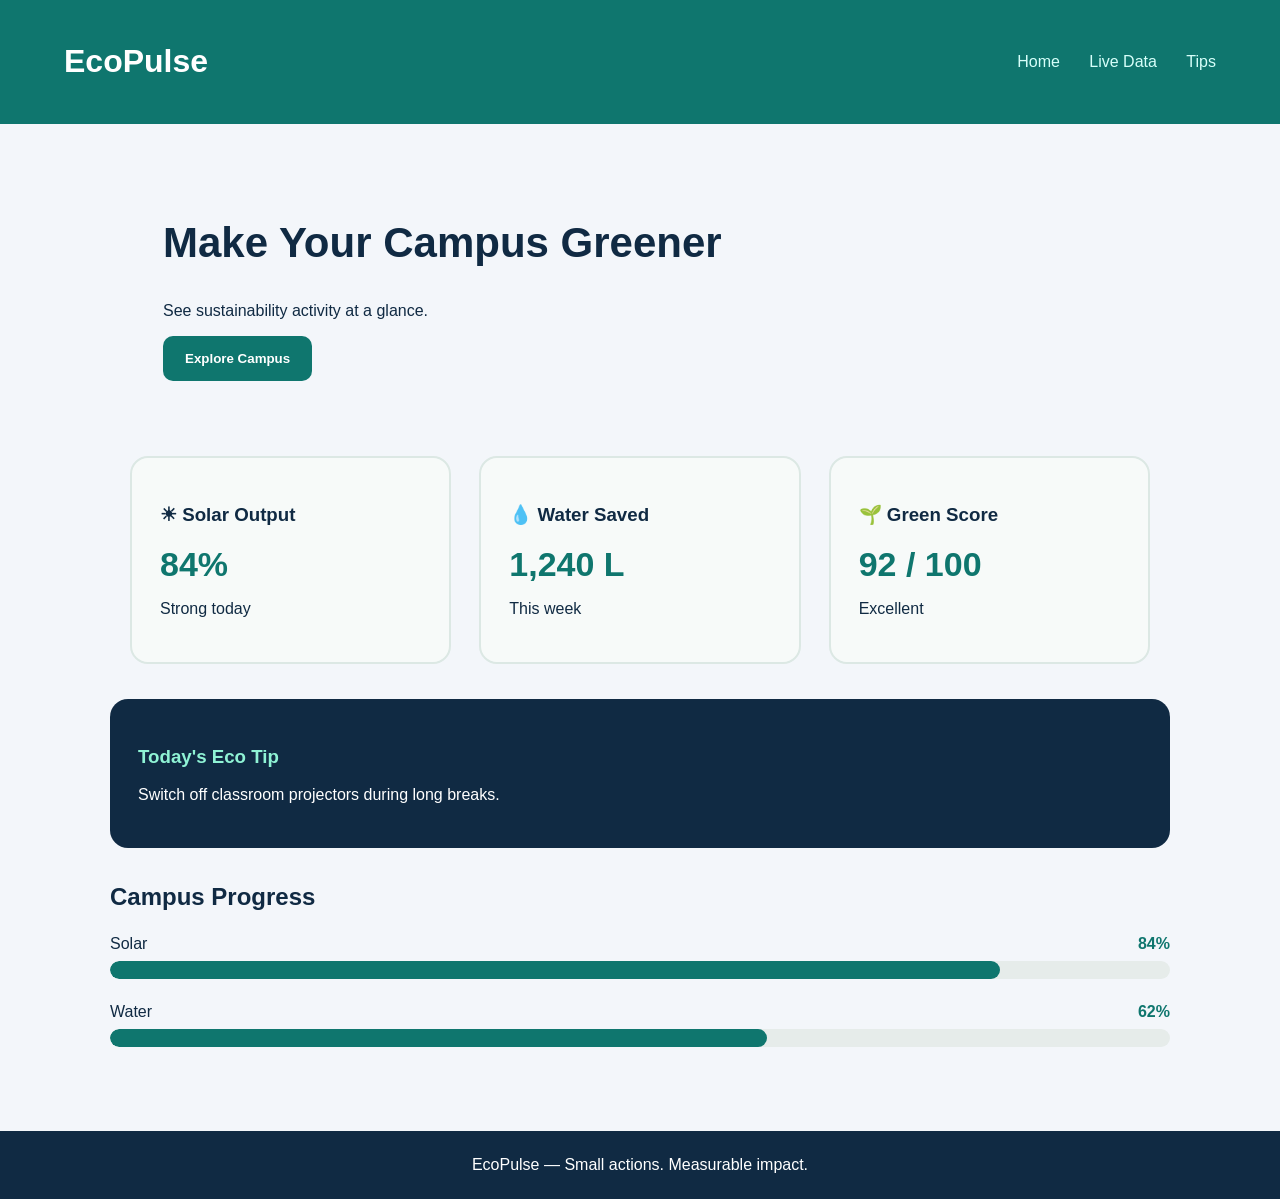
<file: iilp_cybersec/sem_1/WD101/assignment-1/index.html>
<!DOCTYPE html>
<html lang="en">
<head>
  <meta charset="UTF-8">
  <meta name="viewport" content="width=device-width, initial-scale=1.0">
  <title>EcoPulse Campus Dashboard</title>
  <link rel="stylesheet" href="style.css">
</head>
<body>

  <header>
    <h1>EcoPulse</h1>
    <nav>
      <a href="#">Home</a>
      <a href="#">Live Data</a>
      <a href="#">Tips</a>
    </nav>
  </header>

  <main>
    <section class="hero">
      <h2>Make Your Campus Greener</h2>
      <p>See sustainability activity at a glance.</p>
      <button>Explore Campus</button>
    </section>

    <section class="stats">
      <article>
        <h3>☀ Solar Output</h3>
        <strong>84%</strong>
        <p>Strong today</p>
      </article>
      <article>
        <h3>💧 Water Saved</h3>
        <strong>1,240 L</strong>
        <p>This week</p>
      </article>
      <article>
        <h3>🌱 Green Score</h3>
        <strong>92 / 100</strong>
        <p>Excellent</p>
      </article>
    </section>

    <aside class="tip">
      <h3>Today's Eco Tip</h3>
      <p>Switch off classroom projectors during long breaks.</p>
    </aside>

    <section class="progress">
      <h2>Campus Progress</h2>
      <div class="metric">
        <div class="metric-label">
          <span>Solar</span>
          <strong>84%</strong>
        </div>
        <div class="metric-bar">
          <span style="width: 84%"></span>
        </div>
      </div>
      <div class="metric">
        <div class="metric-label">
          <span>Water</span>
          <strong>62%</strong>
        </div>
        <div class="metric-bar">
          <span style="width: 62%"></span>
        </div>
      </div>
    </section>
  </main>

  <footer>
    EcoPulse — Small actions. Measurable impact.
  </footer>

</body>
</html>
</file>
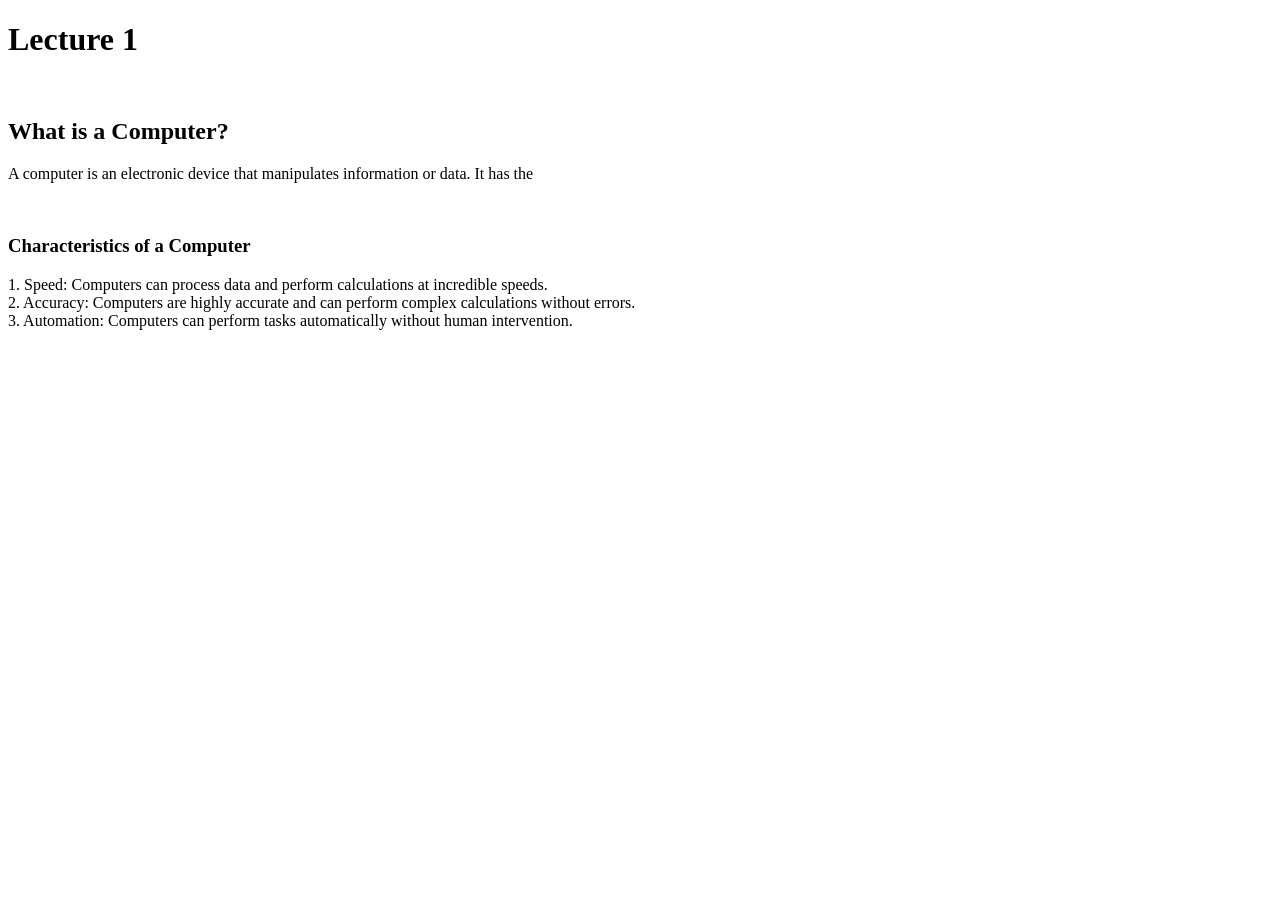
<file: iilp_cybersec/sem_1/WD101/lec_1+2/index.html>
<!DOCTYPE html>
<html lang="en">
<head>
    <meta charset="UTF-8">
    <meta name="viewport" content="width=device-width, initial-scale=1.0">
    <title>Document</title>
</head>
<body>
    <h1>Lecture 1</h1>
    <br>
    <h2>What is a Computer?</h2>
    <p>A computer is an electronic device that manipulates information or data. It has the</p>
    <br>
    <h3>Characteristics of a Computer</h3>
    <p>1. Speed: Computers can process data and perform calculations at incredible speeds.<br>
    2. Accuracy: Computers are highly accurate and can perform complex calculations without errors.<br>
    3. Automation: Computers can perform tasks automatically without human intervention.<br>
    </p>
</body>
</html>
</file>
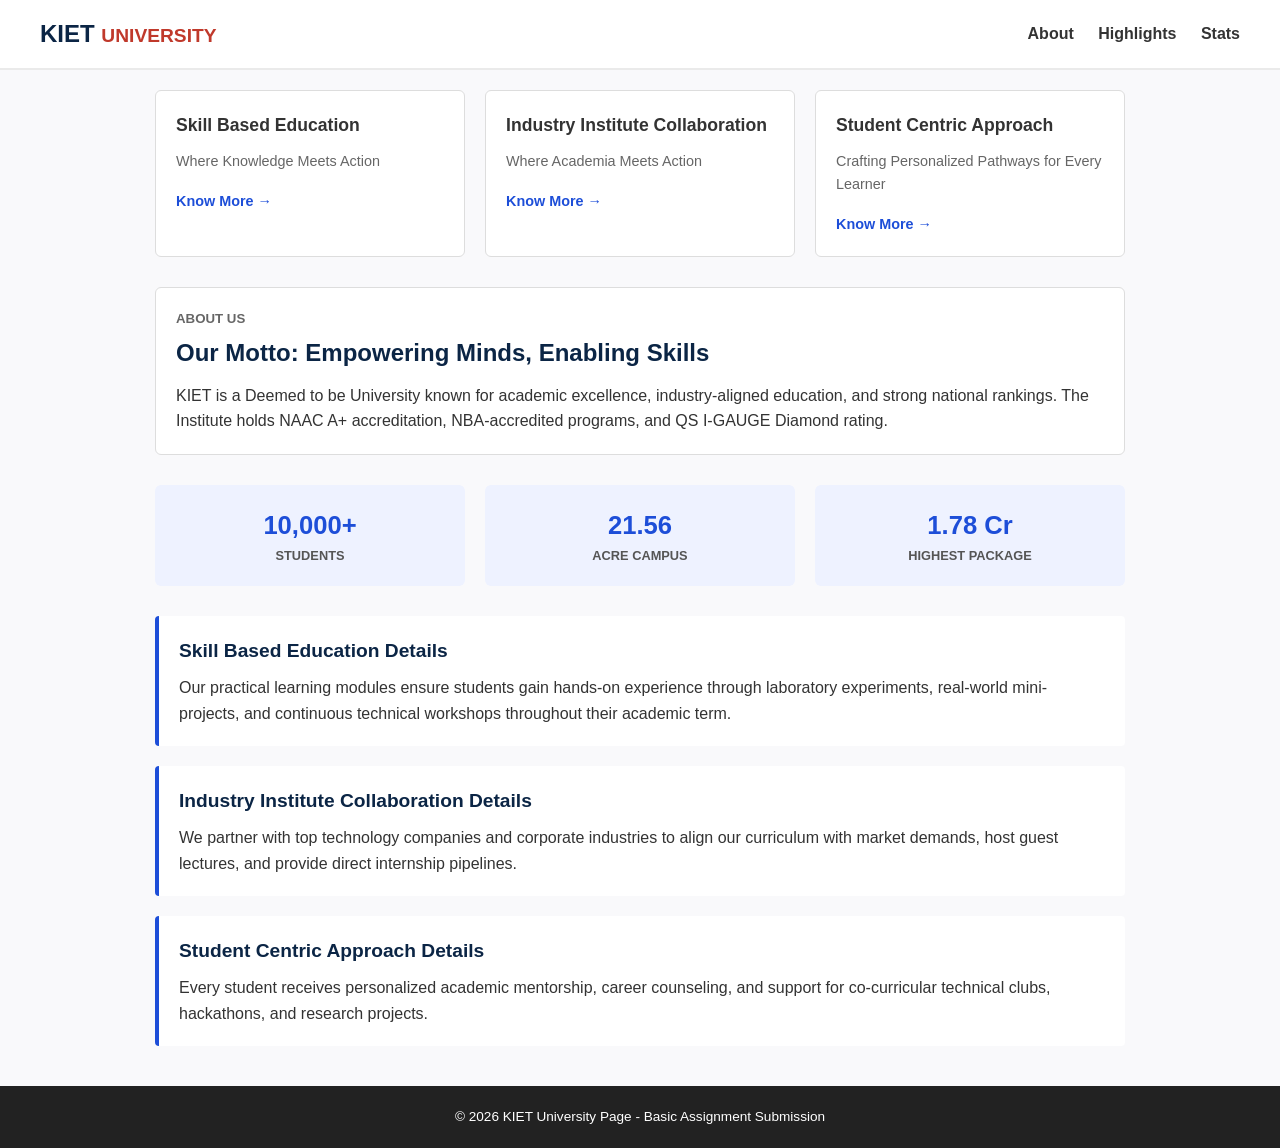
<file: iilp_cybersec/sem_1/WD101/ca-1/landing_page.html>
<!DOCTYPE html>
<html lang="en">
<head>
    <meta charset="UTF-8">
    <meta name="viewport" content="width=device-width, initial-scale=1.0">
    <title>KIET University </title>
    <link rel="stylesheet" href="style.css">
</head>
<body>

    <!-- Header / Navbar -->
    <header class="navbar">
        <div class="logo">
            <h2>KIET <span>UNIVERSITY</span></h2>
        </div>
        <nav>
            <a href="#about" class="nav-link">About</a>
            <a href="#highlights" class="nav-link">Highlights</a>
            <a href="#stats" class="nav-link">Stats</a>
        </nav>
    </header>

    <div class="main-content">
        <!-- Hero / Main Feature Cards -->
        <section id="highlights" class="features">
            <div class="card">
                <h3>Skill Based Education</h3>
                <p>Where Knowledge Meets Action</p>
                <a href="#skill-education" class="know-more">Know More &rarr;</a>
            </div>
            <div class="card">
                <h3>Industry Institute Collaboration</h3>
                <p>Where Academia Meets Action</p>
                <a href="#industry-collaboration" class="know-more">Know More &rarr;</a>
            </div>
            <div class="card">
                <h3>Student Centric Approach</h3>
                <p>Crafting Personalized Pathways for Every Learner</p>
                <a href="#student-centric" class="know-more">Know More &rarr;</a>
            </div>
        </section>

        <!-- About Section -->
        <section id="about" class="about-section">
            <h5>ABOUT US</h5>
            <h2>Our Motto: Empowering Minds, Enabling Skills</h2>
            <p>
                KIET is a Deemed to be University known for academic excellence, industry-aligned education, 
                and strong national rankings. The Institute holds NAAC A+ accreditation, NBA-accredited programs, 
                and QS I-GAUGE Diamond rating.
            </p>
        </section>

        <!-- Stats Section -->
        <section id="stats" class="stats-section">
            <div class="stat-box">
                <h3>10,000+</h3>
                <p>STUDENTS</p>
            </div>
            <div class="stat-box">
                <h3>21.56</h3>
                <p>ACRE CAMPUS</p>
            </div>
            <div class="stat-box">
                <h3>1.78 Cr</h3>
                <p>HIGHEST PACKAGE</p>
            </div>
        </section>

        <!-- Linked Target Sections for "Know More" Links -->
        <div class="details-wrapper">
            <section id="skill-education" class="detail-section">
                <h2>Skill Based Education Details</h2>
                <p>Our practical learning modules ensure students gain hands-on experience through laboratory experiments, real-world mini-projects, and continuous technical workshops throughout their academic term.</p>
            </section>

            <section id="industry-collaboration" class="detail-section">
                <h2>Industry Institute Collaboration Details</h2>
                <p>We partner with top technology companies and corporate industries to align our curriculum with market demands, host guest lectures, and provide direct internship pipelines.</p>
            </section>

            <section id="student-centric" class="detail-section">
                <h2>Student Centric Approach Details</h2>
                <p>Every student receives personalized academic mentorship, career counseling, and support for co-curricular technical clubs, hackathons, and research projects.</p>
            </section>
        </div>
    </div>

    <!-- Footer -->
    <footer>
        <p>&copy; 2026 KIET University Page - Basic Assignment Submission</p>
    </footer>

</body>
</html>
</file>
<file: iilp_cybersec/sem_1/WD101/assignment-1/style.css>
* {
  box-sizing: border-box;
}

body {
  margin: 0;
  font-family: Arial, sans-serif;
  color: #102a43;
  background: #f3f6fa;
}

header {
  background: #0f766e;
  color: white;
  padding: 22px 5%;
  display: flex;
  justify-content: space-between;
  align-items: center;
}

nav a {
  color: #d7fffa;
  text-decoration: none;
  margin-left: 25px;
}

main {
  max-width: 1100px;
  margin: auto;
  padding: 20px;
}

.hero {
  padding: 40px 5%;
}

.hero h2 {
  font-size: 42px;
}

button {
  background: #0f766e;
  color: white;
  border: 0;
  padding: 15px 22px;
  border-radius: 10px;
  font-weight: bold;
  cursor: pointer;
}

button:hover {
  background: #115e59;
}

.stats {
  max-width: 1100px;
  margin: 35px auto;
  padding: 0 20px;
  display: grid;
  grid-template-columns: repeat(3, 1fr);
  gap: 28px;
}

article {
  background: #f7faf9;
  border: 2px solid #dce8e4;
  border-radius: 18px;
  padding: 28px;
}

article strong {
  font-size: 34px;
  color: #0f766e;
}

.tip {
  max-width: 1100px;
  margin: 35px auto;
  padding: 28px;
  border-radius: 18px;
  background: #102a43;
  color: white;
}

.tip h3 {
  color: #8ff3d5;
}

.metric {
  margin: 24px 0;
}

.metric-label {
  display: flex;
  justify-content: space-between;
  margin-bottom: 8px;
}

.metric-label strong {
  color: #0f766e;
}

.metric-bar {
  height: 18px;
  background: #e6ecea;
  border-radius: 9px;
  overflow: hidden;
}

.metric-bar span {
  display: block;
  height: 100%;
  background: #0f766e;
  border-radius: 9px;
}

footer {
  margin-top: 40px;
  padding: 25px;
  background: #102a43;
  color: white;
  text-align: center;
}

@media (max-width: 700px) {
  header {
    padding: 18px 20px;
  }

  nav a {
    display: none;
  }

  main {
    padding: 25px 16px;
  }

  .hero h2 {
    font-size: 34px;
  }

  .stats {
    grid-template-columns: 1fr;
  }

  article {
    display: grid;
    grid-template-columns: 1fr auto;
    align-items: center;
  }

  article p {
    grid-column: 1 / 3;
  }
}
</file>
<file: iilp_cybersec/sem_1/WD101/ca-1/style.css>
/* Basic Reset & Smooth Scroll */
html {
    scroll-behavior: smooth;
}

* {
    margin: 0;
    padding: 0;
    box-sizing: border-box;
    font-family: Arial, sans-serif;
}

body {
    background-color: #f9f9fb;
    color: #333;
    line-height: 1.6;
}

/* Header */
header {
    background-color: #ffffff;
    padding: 15px 40px;
    display: flex;
    justify-content: space-between;
    align-items: center;
    border-bottom: 2px solid #eaeaea;
}

.logo h2 {
    color: #0b2545;
}

.logo span {
    color: #c0392b;
    font-size: 0.8em;
}

/* Navigation Links */
nav a {
    margin-left: 20px;
    text-decoration: none;
    color: #333;
    font-weight: bold;
}

nav a:hover {
    color: #1d4ed8;
}

/* Container */
.main-content {
    max-width: 1000px;
    margin: 20px auto;
    padding: 0 15px;
}

/* Feature Cards */
.features {
    display: flex;
    gap: 20px;
    margin-bottom: 30px;
}

.card {
    background-color: #ffffff;
    border: 1px solid #ddd;
    border-radius: 6px;
    padding: 20px;
    flex: 1;
}

.card h3 {
    font-size: 1.1rem;
    margin-bottom: 10px;
}

.card p {
    font-size: 0.9rem;
    color: #666;
    margin-bottom: 15px;
}

.know-more {
    text-decoration: none;
    color: #1d4ed8;
    font-weight: bold;
    font-size: 0.9rem;
}

.know-more:hover {
    text-decoration: underline;
}

/* Sections */
.about-section {
    background-color: #ffffff;
    border: 1px solid #ddd;
    border-radius: 6px;
    padding: 20px;
    margin-bottom: 30px;
}

.about-section h5 {
    color: #666;
    margin-bottom: 5px;
}

.about-section h2 {
    color: #0b2545;
    margin-bottom: 10px;
}

/* Stats */
.stats-section {
    display: flex;
    gap: 20px;
    margin-bottom: 30px;
}

.stat-box {
    background-color: #eef2ff;
    border-radius: 6px;
    padding: 20px;
    flex: 1;
    text-align: center;
}

.stat-box h3 {
    font-size: 1.6rem;
    color: #1d4ed8;
}

.stat-box p {
    font-size: 0.8rem;
    font-weight: bold;
    color: #555;
}

/* Target Detail Sections for "Know More" */
.detail-section {
    background-color: #ffffff;
    border-left: 4px solid #1d4ed8;
    border-radius: 4px;
    padding: 20px;
    margin-bottom: 20px;
    scroll-margin-top: 20px; /* Aligns target section smoothly when clicked */
}

.detail-section h2 {
    color: #0b2545;
    margin-bottom: 8px;
    font-size: 1.2rem;
}

/* Footer */
footer {
    text-align: center;
    padding: 20px;
    background-color: #222;
    color: #fff;
    margin-top: 40px;
    font-size: 0.85rem;
}
</file>
